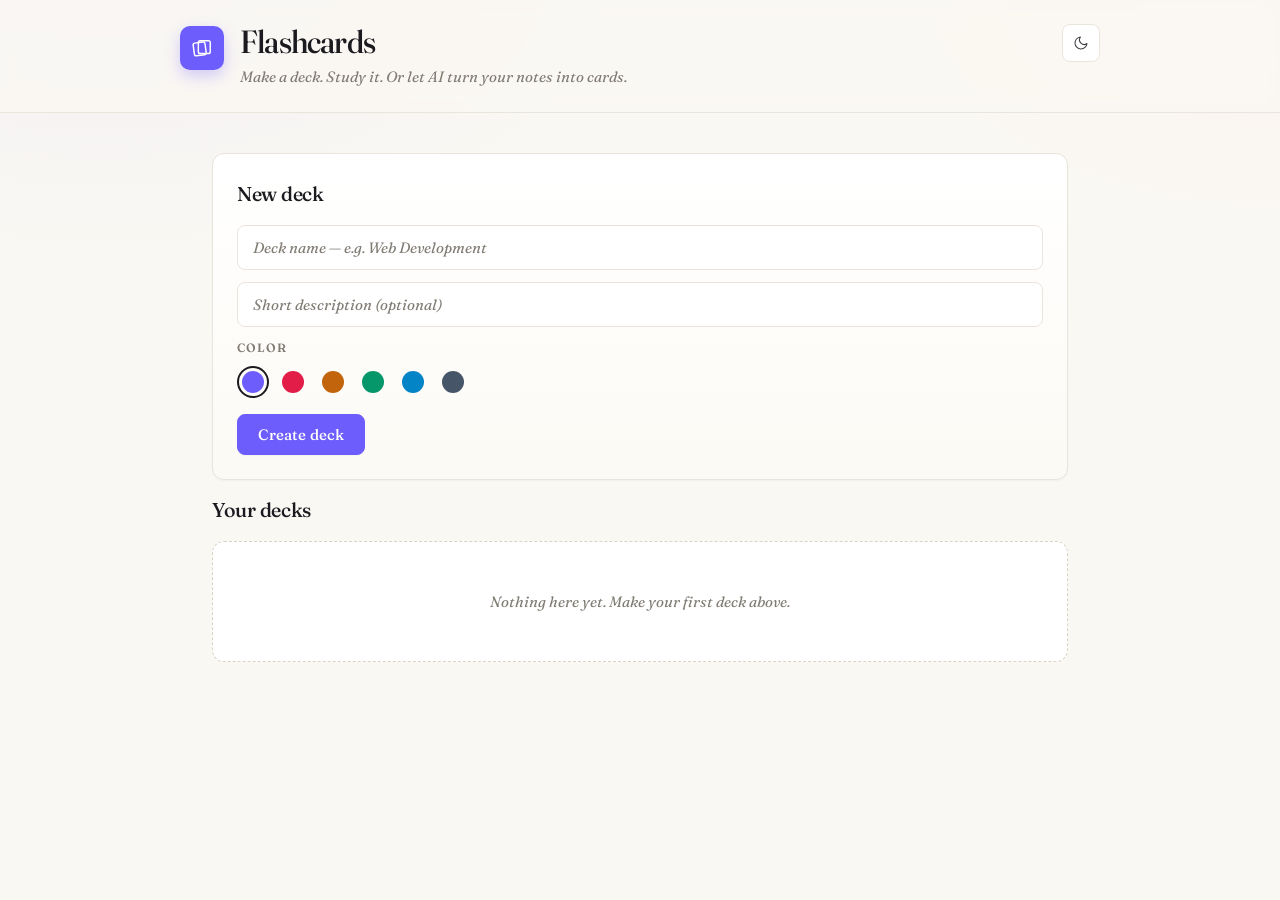
<file: index.html>
<!DOCTYPE html>
<html lang="en">
<head>
  <meta charset="UTF-8">
  <meta name="viewport" content="width=device-width, initial-scale=1.0">
  <title>Flashcards</title>
  <link rel="preconnect" href="https://fonts.googleapis.com">
  <link rel="preconnect" href="https://fonts.gstatic.com" crossorigin>
  <link href="https://fonts.googleapis.com/css2?family=Fraunces:ital,opsz,wght@0,9..144,400;0,9..144,500;0,9..144,600;0,9..144,700;1,9..144,400;1,9..144,500&display=swap" rel="stylesheet">
  <link rel="stylesheet" href="css/styles.css">
</head>
<body>
  <header>
    <div class="header-inner">
      <div class="brand">
        <span class="logo" aria-hidden="true">
          <svg viewBox="0 0 24 24" fill="none" stroke="currentColor" stroke-width="1.6" stroke-linecap="round" stroke-linejoin="round">
            <rect x="3" y="6" width="13" height="14" rx="2" transform="rotate(-8 9.5 13)"/>
            <rect x="8" y="4" width="13" height="14" rx="2"/>
          </svg>
        </span>
        <div>
          <h1>Flashcards</h1>
          <p class="subtitle">Make a deck. Study it. Or let AI turn your notes into cards.</p>
        </div>
      </div>
      <button id="theme-toggle" class="theme-btn" aria-label="Toggle theme"></button>
    </div>
  </header>

  <main>
    <section class="form-section">
      <h2>New deck</h2>
      <form id="new-deck-form">
        <input type="text" id="deck-name" placeholder="Deck name — e.g. Web Development" required maxlength="100">
        <input type="text" id="deck-description" placeholder="Short description (optional)" maxlength="200">

        <div class="picker-row">
          <div class="picker">
            <label>Color</label>
            <div class="color-picker" id="color-picker"></div>
          </div>
        </div>

        <button type="submit" class="btn-primary">Create deck</button>
      </form>
    </section>

    <section>
      <div class="section-head">
        <h2>Your decks</h2>
        <span id="deck-count" class="muted"></span>
      </div>
      <div id="deck-list"></div>
    </section>
  </main>

  <script src="js/storage.js"></script>
  <script src="js/decks.js"></script>
  <script src="js/cards.js"></script>
  <script src="js/ui.js"></script>
  <script src="js/app.js"></script>
</body>
</html>
</file>
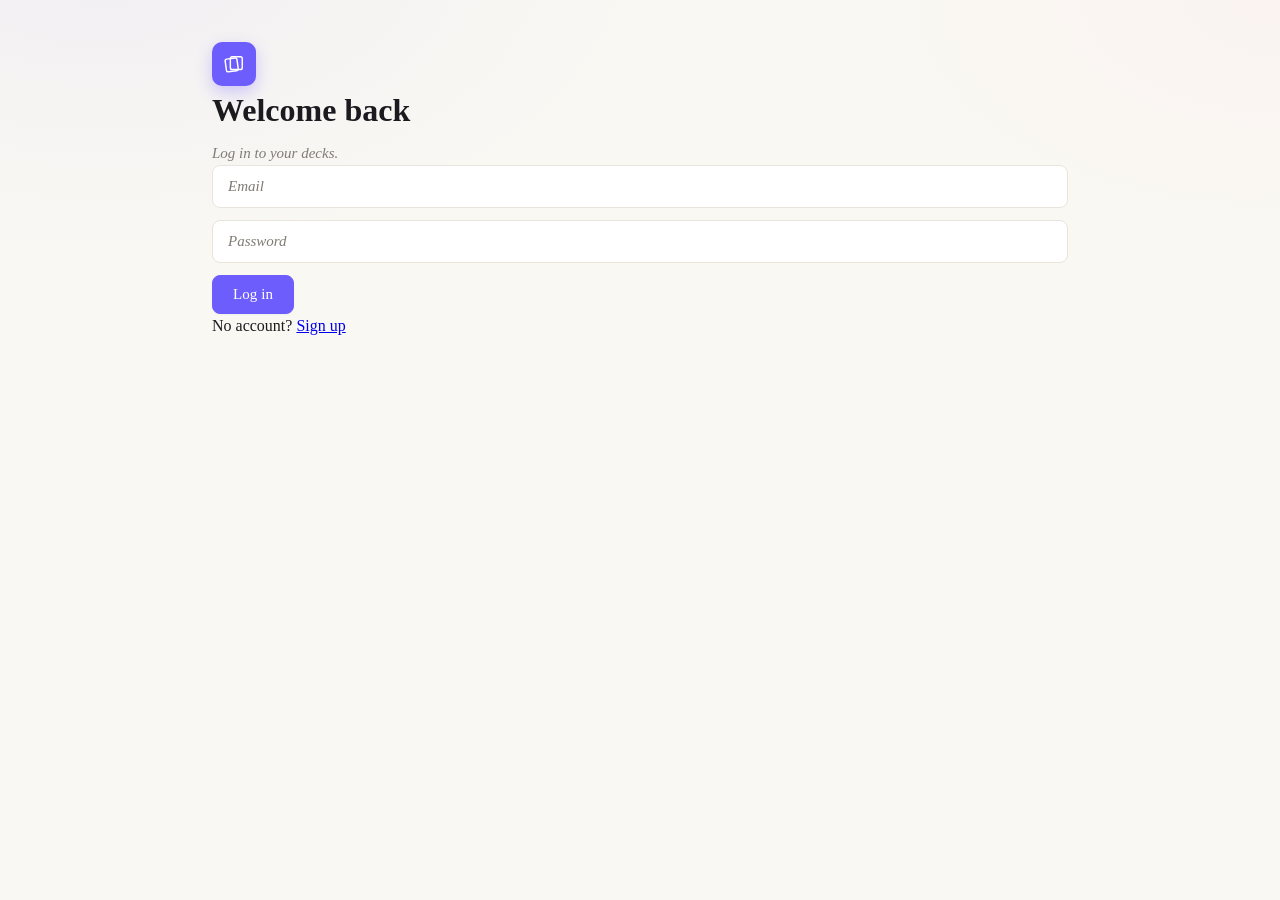
<file: frontend/index.html>
<!DOCTYPE html>
<html lang="en">
<head>
  <meta charset="UTF-8">
  <meta name="viewport" content="width=device-width, initial-scale=1.0">
  <title>Log in – Flashcards</title>
  <link rel="preconnect" href="https://fonts.googleapis.com">
  <link rel="preconnect" href="https://fonts.gstatic.com" crossorigin>
  <link href="https://fonts.googleapis.com/css2?family=Open+Sans:ital,wght@0,400;0,500;0,600;0,700;1,400;1,500&display=swap" rel="stylesheet">
  <link rel="stylesheet" href="css/styles.css">
</head>
<body class="auth-body">
  <main class="auth-shell">
    <div class="auth-card">
      <div class="auth-brand">
        <span class="logo" aria-hidden="true">
          <svg viewBox="0 0 24 24" fill="none" stroke="currentColor" stroke-width="1.6" stroke-linecap="round" stroke-linejoin="round">
            <rect x="3" y="6" width="13" height="14" rx="2" transform="rotate(-8 9.5 13)"/>
            <rect x="8" y="4" width="13" height="14" rx="2"/>
          </svg>
        </span>
        <h1>Welcome back</h1>
        <p class="subtitle">Log in to your decks.</p>
      </div>

      <form id="auth-form" autocomplete="on">
        <input type="email" id="email" placeholder="Email" required autocomplete="email">
        <input type="password" id="password" placeholder="Password" required autocomplete="current-password" minlength="8">
        <button type="submit" class="btn-primary">Log in</button>
        <div id="auth-status" class="auth-status"></div>
      </form>

      <p class="auth-footer">No account? <a href="register.html">Sign up</a></p>
    </div>
  </main>

  <script src="js/api.js"></script>
  <script src="js/ui.js"></script>
  <script>
    document.addEventListener('DOMContentLoaded', () => {
      initTheme();
      if (session.isAuthed()) { window.location.href = 'decks.html'; return; }
      const form = document.getElementById('auth-form');
      const status = document.getElementById('auth-status');
      form.onsubmit = async (e) => {
        e.preventDefault();
        status.textContent = '';
        const email = document.getElementById('email').value.trim();
        const password = document.getElementById('password').value;
        const btn = form.querySelector('button[type="submit"]');
        btn.disabled = true;
        try {
          const res = await authApi.login(email, password);
          session.set(res.token, { id: res.userId, email: res.email });
          window.location.href = 'decks.html';
        } catch (err) {
          status.textContent = err.message;
          btn.disabled = false;
        }
      };
    });
  </script>
</body>
</html>
</file>
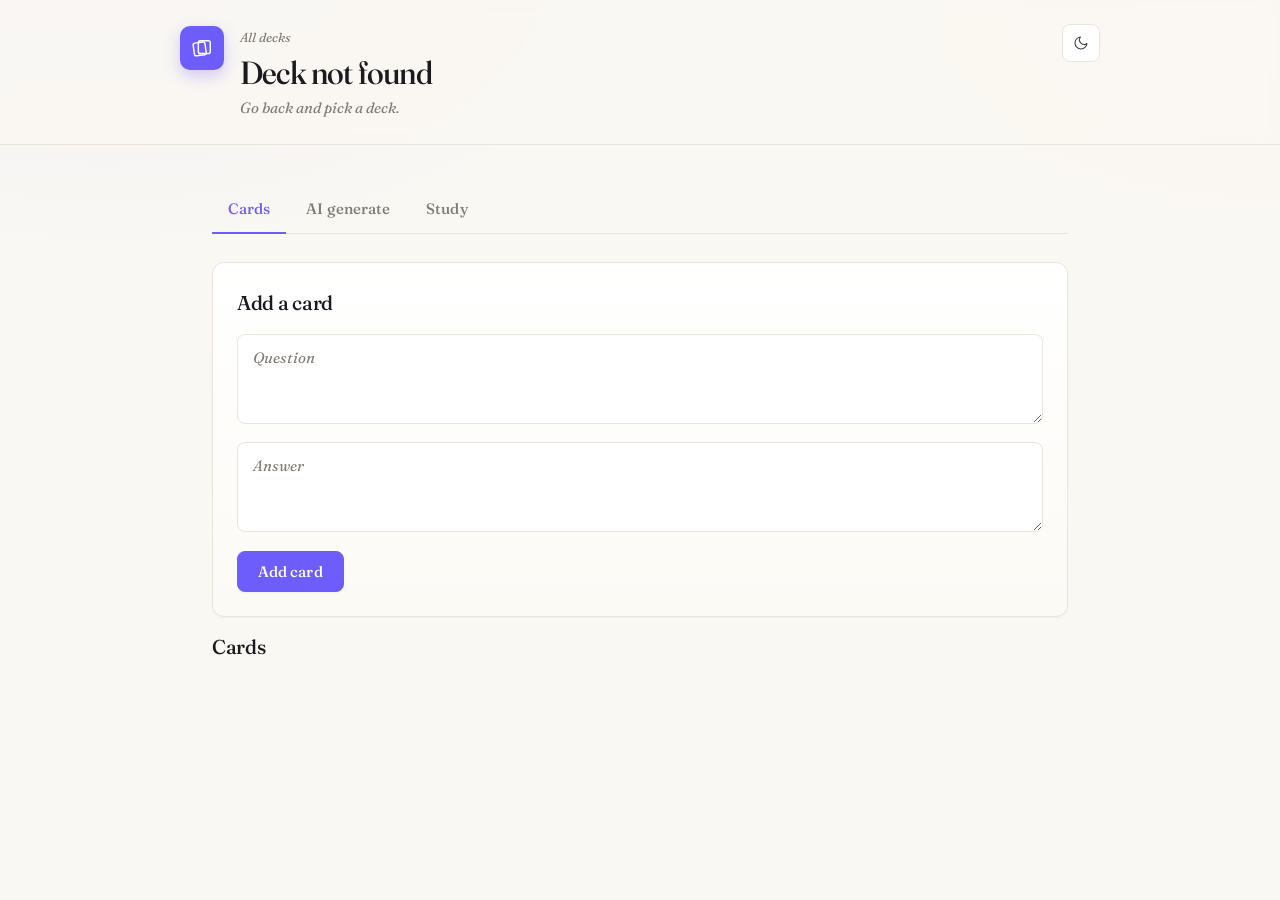
<file: deck.html>
<!DOCTYPE html>
<html lang="en">
<head>
  <meta charset="UTF-8">
  <meta name="viewport" content="width=device-width, initial-scale=1.0">
  <title>Deck</title>
  <link rel="preconnect" href="https://fonts.googleapis.com">
  <link rel="preconnect" href="https://fonts.gstatic.com" crossorigin>
  <link href="https://fonts.googleapis.com/css2?family=Fraunces:ital,opsz,wght@0,9..144,400;0,9..144,500;0,9..144,600;0,9..144,700;1,9..144,400;1,9..144,500&display=swap" rel="stylesheet">
  <link rel="stylesheet" href="css/styles.css">
</head>
<body>
  <header>
    <div class="header-inner">
      <div class="brand">
        <a href="index.html" class="logo-link" aria-label="Back to all decks">
          <span class="logo" aria-hidden="true">
            <svg viewBox="0 0 24 24" fill="none" stroke="currentColor" stroke-width="1.6" stroke-linecap="round" stroke-linejoin="round">
              <rect x="3" y="6" width="13" height="14" rx="2" transform="rotate(-8 9.5 13)"/>
              <rect x="8" y="4" width="13" height="14" rx="2"/>
            </svg>
          </span>
        </a>
        <div>
          <a href="index.html" class="back-link">All decks</a>
          <h1 id="deck-title">Loading…</h1>
          <p id="deck-description" class="subtitle"></p>
        </div>
      </div>
      <button id="theme-toggle" class="theme-btn" aria-label="Toggle theme"></button>
    </div>
  </header>

  <main>
    <nav class="tabs">
      <button class="tab active" data-tab="cards">Cards</button>
      <button class="tab" data-tab="generate">AI generate</button>
      <button class="tab" data-tab="study">Study</button>
    </nav>

    <section id="tab-cards" class="tab-content active">
      <div class="form-section">
        <h2>Add a card</h2>
        <form id="new-card-form">
          <textarea id="card-question" placeholder="Question" required maxlength="500"></textarea>
          <textarea id="card-answer" placeholder="Answer" required maxlength="1000"></textarea>
          <button type="submit" class="btn-primary">Add card</button>
        </form>
      </div>

      <div class="section-head">
        <h2>Cards</h2>
        <span id="card-count" class="muted"></span>
      </div>
      <div id="card-list"></div>
    </section>

    <section id="tab-generate" class="tab-content">
      <div class="form-section">
        <h2>Generate from notes</h2>
        <p class="hint">Paste a chapter, lecture notes, or an article. The AI pulls out the key ideas and writes flashcards.</p>
        <textarea id="ai-notes" placeholder="Paste your notes here…" rows="10" maxlength="20000"></textarea>
        <button id="generate-btn" class="btn-primary">Generate cards</button>
        <div id="generate-status"></div>
      </div>
    </section>

    <section id="tab-study" class="tab-content">
      <div id="study-card"></div>
    </section>
  </main>

  <script src="js/storage.js"></script>
  <script src="js/decks.js"></script>
  <script src="js/cards.js"></script>
  <script src="js/ai.js"></script>
  <script src="js/ui.js"></script>
  <script src="js/study.js"></script>
  <script src="js/app.js"></script>
</body>
</html>
</file>
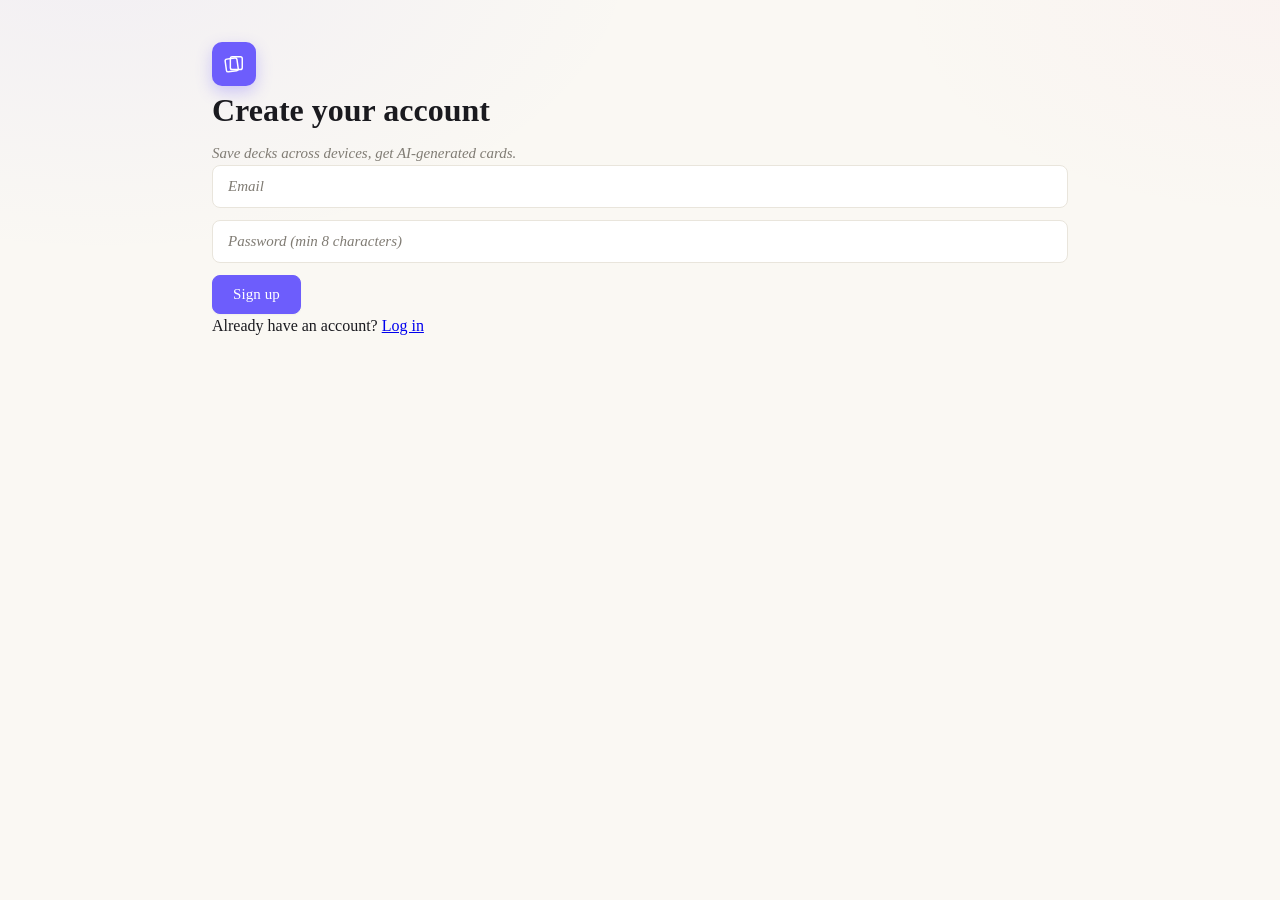
<file: frontend/register.html>
<!DOCTYPE html>
<html lang="en">
<head>
  <meta charset="UTF-8">
  <meta name="viewport" content="width=device-width, initial-scale=1.0">
  <title>Sign up – Flashcards</title>
  <link rel="preconnect" href="https://fonts.googleapis.com">
  <link rel="preconnect" href="https://fonts.gstatic.com" crossorigin>
  <link href="https://fonts.googleapis.com/css2?family=Open+Sans:ital,wght@0,400;0,500;0,600;0,700;1,400;1,500&display=swap" rel="stylesheet">
  <link rel="stylesheet" href="css/styles.css">
</head>
<body class="auth-body">
  <main class="auth-shell">
    <div class="auth-card">
      <div class="auth-brand">
        <span class="logo" aria-hidden="true">
          <svg viewBox="0 0 24 24" fill="none" stroke="currentColor" stroke-width="1.6" stroke-linecap="round" stroke-linejoin="round">
            <rect x="3" y="6" width="13" height="14" rx="2" transform="rotate(-8 9.5 13)"/>
            <rect x="8" y="4" width="13" height="14" rx="2"/>
          </svg>
        </span>
        <h1>Create your account</h1>
        <p class="subtitle">Save decks across devices, get AI-generated cards.</p>
      </div>

      <form id="auth-form" autocomplete="on">
        <input type="email" id="email" placeholder="Email" required autocomplete="email">
        <input type="password" id="password" placeholder="Password (min 8 characters)" required autocomplete="new-password" minlength="8">
        <button type="submit" class="btn-primary">Sign up</button>
        <div id="auth-status" class="auth-status"></div>
      </form>

      <p class="auth-footer">Already have an account? <a href="index.html">Log in</a></p>
    </div>
  </main>

  <script src="js/api.js"></script>
  <script src="js/ui.js"></script>
  <script>
    document.addEventListener('DOMContentLoaded', () => {
      initTheme();
      if (session.isAuthed()) { window.location.href = 'decks.html'; return; }
      const form = document.getElementById('auth-form');
      const status = document.getElementById('auth-status');
      form.onsubmit = async (e) => {
        e.preventDefault();
        status.textContent = '';
        const email = document.getElementById('email').value.trim();
        const password = document.getElementById('password').value;
        const btn = form.querySelector('button[type="submit"]');
        btn.disabled = true;
        try {
          const res = await authApi.register(email, password);
          session.set(res.token, { id: res.userId, email: res.email });
          window.location.href = 'decks.html';
        } catch (err) {
          status.textContent = err.message;
          btn.disabled = false;
        }
      };
    });
  </script>
</body>
</html>
</file>
<file: css/styles.css>
/* -------- Reset -------- */
*, *::before, *::after { box-sizing: border-box; margin: 0; padding: 0; }

/* -------- Tokens: Light (default) -------- */
:root {
  --bg: #faf8f3;
  --bg-tint: radial-gradient(900px 500px at 8% -5%, rgba(109, 93, 252, 0.06) 0%, transparent 60%),
             radial-gradient(700px 400px at 100% 0%, rgba(244, 114, 182, 0.04) 0%, transparent 55%);
  --surface: #ffffff;
  --surface-alt: #fcfaf5;
  --border: #e9e5dc;
  --border-strong: #d9d3c5;
  --text: #1a1a1f;
  --text-soft: #3f3f47;
  --text-muted: #807c74;
  --primary: #6d5dfc;
  --primary-hover: #5b4ce0;
  --primary-soft: rgba(109, 93, 252, 0.1);
  --danger: #dc2626;
  --success: #059669;
  --accent: #f59e0b;
  --shadow-sm: 0 1px 2px rgba(30, 27, 20, 0.04);
  --shadow: 0 2px 6px rgba(30, 27, 20, 0.06), 0 8px 20px rgba(30, 27, 20, 0.04);
  --shadow-lg: 0 4px 12px rgba(30, 27, 20, 0.08), 0 20px 40px rgba(30, 27, 20, 0.08);
  --radius: 12px;
  --radius-sm: 8px;
  --radius-lg: 20px;
  --transition: 0.2s cubic-bezier(0.4, 0, 0.2, 1);

  /* Deck color palette — tuned for light backgrounds */
  --c-violet: #6d5dfc;
  --c-violet-soft: rgba(109, 93, 252, 0.12);
  --c-rose: #e11d48;
  --c-rose-soft: rgba(225, 29, 72, 0.1);
  --c-amber: #c2640b;
  --c-amber-soft: rgba(217, 119, 6, 0.12);
  --c-emerald: #059669;
  --c-emerald-soft: rgba(5, 150, 105, 0.1);
  --c-sky: #0284c7;
  --c-sky-soft: rgba(2, 132, 199, 0.12);
  --c-slate: #475569;
  --c-slate-soft: rgba(71, 85, 105, 0.1);
}

/* -------- Tokens: Dark -------- */
[data-theme="dark"] {
  --bg: #14141a;
  --bg-tint: radial-gradient(900px 500px at 8% -5%, rgba(155, 141, 255, 0.1) 0%, transparent 60%),
             radial-gradient(700px 400px at 100% 0%, rgba(244, 114, 182, 0.05) 0%, transparent 55%);
  --surface: #1d1d26;
  --surface-alt: #22222d;
  --border: #2e2e3a;
  --border-strong: #3f3f4f;
  --text: #f5f3ef;
  --text-soft: #c9c5be;
  --text-muted: #8a867d;
  --primary: #9b8dff;
  --primary-hover: #b0a4ff;
  --primary-soft: rgba(155, 141, 255, 0.15);
  --accent: #fbbf24;
  --shadow-sm: 0 1px 2px rgba(0, 0, 0, 0.3);
  --shadow: 0 2px 6px rgba(0, 0, 0, 0.3), 0 8px 20px rgba(0, 0, 0, 0.35);
  --shadow-lg: 0 4px 12px rgba(0, 0, 0, 0.4), 0 20px 40px rgba(0, 0, 0, 0.5);

  /* Deck color palette — brighter/softer for dark backgrounds */
  --c-violet: #a59bff;
  --c-violet-soft: rgba(165, 155, 255, 0.18);
  --c-rose: #fb7185;
  --c-rose-soft: rgba(251, 113, 133, 0.16);
  --c-amber: #fbbf24;
  --c-amber-soft: rgba(251, 191, 36, 0.16);
  --c-emerald: #34d399;
  --c-emerald-soft: rgba(52, 211, 153, 0.16);
  --c-sky: #38bdf8;
  --c-sky-soft: rgba(56, 189, 248, 0.16);
  --c-slate: #94a3b8;
  --c-slate-soft: rgba(148, 163, 184, 0.16);
}

/* -------- Base -------- */
html, body { height: 100%; }

body {
  font-family: 'Fraunces', Georgia, 'Times New Roman', serif;
  font-feature-settings: 'ss01', 'ss02';
  font-variation-settings: 'opsz' 14;
  background: var(--bg);
  background-image: var(--bg-tint);
  background-attachment: fixed;
  color: var(--text);
  line-height: 1.55;
  min-height: 100vh;
  -webkit-font-smoothing: antialiased;
  -moz-osx-font-smoothing: grayscale;
  font-weight: 400;
  transition: background-color var(--transition), color var(--transition);
}

.muted { color: var(--text-muted); font-size: 0.8125rem; font-weight: 500; }

/* -------- Header -------- */
header {
  border-bottom: 1px solid var(--border);
  padding: 1.5rem 2rem;
  background: rgba(250, 248, 243, 0.8);
  backdrop-filter: saturate(160%) blur(10px);
  -webkit-backdrop-filter: saturate(160%) blur(10px);
  position: sticky;
  top: 0;
  z-index: 20;
}

[data-theme="dark"] header { background: rgba(20, 20, 26, 0.8); }

.header-inner {
  max-width: 920px;
  margin: 0 auto;
  display: flex;
  justify-content: space-between;
  align-items: flex-start;
  gap: 1rem;
}

.brand {
  display: flex;
  align-items: flex-start;
  gap: 1rem;
}

.logo {
  display: inline-flex;
  align-items: center;
  justify-content: center;
  width: 44px;
  height: 44px;
  border-radius: 10px;
  background: var(--primary);
  color: white;
  flex-shrink: 0;
  box-shadow: 0 6px 16px rgba(109, 93, 252, 0.3);
  margin-top: 0.125rem;
}

.logo svg { width: 22px; height: 22px; }

.logo-link {
  display: inline-flex;
  text-decoration: none;
}

.logo-link:hover .logo { transform: translateY(-1px); transition: transform var(--transition); }

header h1 {
  font-family: 'Fraunces', Georgia, serif;
  font-size: 2rem;
  font-weight: 500;
  letter-spacing: -0.025em;
  line-height: 1.1;
  color: var(--text);
  font-variation-settings: 'opsz' 80;
}

/* Small colored dot before deck title — matches the deck's chosen color */
.title-dot {
  display: inline-block;
  width: 12px;
  height: 12px;
  border-radius: 50%;
  margin-right: 0.625rem;
  vertical-align: 0.08em;
}

.title-dot.color-violet { background: var(--c-violet); }
.title-dot.color-rose { background: var(--c-rose); }
.title-dot.color-amber { background: var(--c-amber); }
.title-dot.color-emerald { background: var(--c-emerald); }
.title-dot.color-sky { background: var(--c-sky); }
.title-dot.color-slate { background: var(--c-slate); }

.subtitle {
  color: var(--text-muted);
  font-size: 0.9375rem;
  margin-top: 0.375rem;
  max-width: 50ch;
  font-style: italic;
  font-weight: 400;
}

.back-link {
  color: var(--text-muted);
  text-decoration: none;
  font-size: 0.8125rem;
  display: inline-block;
  margin-bottom: 0.5rem;
  font-style: italic;
  transition: color var(--transition);
}

.back-link:hover { color: var(--text); }

.theme-btn {
  width: 38px;
  height: 38px;
  padding: 0;
  border: 1px solid var(--border);
  background: var(--surface);
  border-radius: var(--radius-sm);
  display: inline-flex;
  align-items: center;
  justify-content: center;
  color: var(--text-soft);
  cursor: pointer;
  transition: background var(--transition), border-color var(--transition), color var(--transition);
  flex-shrink: 0;
}

.theme-btn svg { width: 16px; height: 16px; }

.theme-btn:hover {
  background: var(--surface-alt);
  border-color: var(--border-strong);
  color: var(--text);
}

/* -------- Layout -------- */
main {
  max-width: 920px;
  margin: 0 auto;
  padding: 2.5rem 2rem 5rem;
}

section { margin-bottom: 2.5rem; }

h2 {
  font-family: 'Fraunces', Georgia, serif;
  font-size: 1.25rem;
  font-weight: 500;
  margin-bottom: 1rem;
  letter-spacing: -0.015em;
  color: var(--text);
  font-variation-settings: 'opsz' 40;
}

.section-head {
  display: flex;
  align-items: baseline;
  justify-content: space-between;
  margin-bottom: 1rem;
}

.section-head h2 { margin-bottom: 0; }

.hint {
  color: var(--text-muted);
  font-size: 0.9375rem;
  margin-bottom: 1rem;
  line-height: 1.55;
  font-style: italic;
}

/* -------- Surfaces -------- */
.form-section, .deck-card, .card-item {
  background: var(--surface);
  border: 1px solid var(--border);
  border-radius: var(--radius);
  padding: 1.5rem;
  margin-bottom: 0.875rem;
  transition: transform var(--transition), box-shadow var(--transition), border-color var(--transition);
}

.form-section {
  background: linear-gradient(180deg, var(--surface) 0%, var(--surface-alt) 100%);
  box-shadow: var(--shadow-sm);
}

/* -------- Forms -------- */
input, textarea {
  width: 100%;
  padding: 0.75rem 0.9375rem;
  border: 1px solid var(--border);
  border-radius: var(--radius-sm);
  font-size: 0.9375rem;
  font-family: inherit;
  margin-bottom: 0.75rem;
  background: var(--surface);
  color: var(--text);
  transition: border-color var(--transition), box-shadow var(--transition);
}

input::placeholder, textarea::placeholder {
  color: var(--text-muted);
  font-style: italic;
}

input:hover, textarea:hover { border-color: var(--border-strong); }

input:focus, textarea:focus {
  outline: none;
  border-color: var(--primary);
  box-shadow: 0 0 0 3px var(--primary-soft);
}

textarea { resize: vertical; min-height: 90px; line-height: 1.5; }

/* -------- Color picker -------- */
.picker-row {
  margin-bottom: 1rem;
}

.picker label {
  display: block;
  font-size: 0.75rem;
  text-transform: uppercase;
  letter-spacing: 0.08em;
  color: var(--text-muted);
  font-weight: 600;
  margin-bottom: 0.5rem;
}

.color-picker {
  display: flex;
  flex-wrap: wrap;
  gap: 0.5rem;
}

.color-option {
  width: 32px;
  height: 32px;
  border: 2px solid transparent;
  border-radius: 50%;
  cursor: pointer;
  padding: 0;
  position: relative;
  background: transparent;
  transition: transform var(--transition), border-color var(--transition);
}

.color-option::after {
  content: "";
  position: absolute;
  inset: 3px;
  border-radius: 50%;
  transition: background var(--transition);
}

.color-option.color-violet::after { background: var(--c-violet); }
.color-option.color-rose::after { background: var(--c-rose); }
.color-option.color-amber::after { background: var(--c-amber); }
.color-option.color-emerald::after { background: var(--c-emerald); }
.color-option.color-sky::after { background: var(--c-sky); }
.color-option.color-slate::after { background: var(--c-slate); }

.color-option:hover { transform: scale(1.08); }

.color-option.selected {
  border-color: var(--text);
}

/* -------- Buttons -------- */
button {
  font-family: inherit;
  font-weight: 500;
  cursor: pointer;
  transition: transform var(--transition), background var(--transition), border-color var(--transition), color var(--transition), box-shadow var(--transition);
}

button:disabled { opacity: 0.5; cursor: not-allowed; }

.btn-primary {
  display: inline-flex;
  align-items: center;
  gap: 0.5rem;
  padding: 0.625rem 1.25rem;
  background: var(--primary);
  color: white;
  border: 1px solid var(--primary);
  border-radius: var(--radius-sm);
  font-size: 0.9375rem;
  font-weight: 500;
  box-shadow: var(--shadow-sm);
  letter-spacing: 0.005em;
}

.btn-primary:hover:not(:disabled) {
  background: var(--primary-hover);
  border-color: var(--primary-hover);
  transform: translateY(-1px);
  box-shadow: 0 4px 14px var(--primary-soft);
}

.btn-primary:active:not(:disabled) { transform: translateY(0); }

.btn-outline {
  display: inline-flex;
  align-items: center;
  gap: 0.5rem;
  padding: 0.625rem 1.25rem;
  background: transparent;
  color: var(--primary);
  border: 1px solid var(--primary);
  border-radius: var(--radius-sm);
  font-size: 0.9375rem;
  font-weight: 500;
}

.btn-outline:hover { background: var(--primary-soft); }

.btn-ghost {
  display: inline-flex;
  align-items: center;
  gap: 0.5rem;
  padding: 0.625rem 1.125rem;
  background: transparent;
  color: var(--text-soft);
  border: 1px solid var(--border);
  border-radius: var(--radius-sm);
  font-size: 0.9375rem;
}

.btn-ghost:hover { background: var(--surface-alt); border-color: var(--border-strong); color: var(--text); }

/* Small text-only action buttons (Edit, Delete, Rename) */
.text-btn {
  background: transparent;
  border: none;
  color: var(--text-muted);
  font-size: 0.8125rem;
  font-weight: 500;
  padding: 0.375rem 0.625rem;
  border-radius: 6px;
  font-style: italic;
  letter-spacing: 0.005em;
}

.text-btn:hover { color: var(--text); background: var(--surface-alt); }
.text-btn-danger:hover { color: var(--danger); background: rgba(220, 38, 38, 0.08); }

/* -------- Deck cards -------- */
.deck-card {
  display: flex;
  align-items: stretch;
  gap: 0;
  padding: 0;
  overflow: hidden;
  box-shadow: var(--shadow-sm);
}

.deck-card:hover {
  transform: translateY(-2px);
  box-shadow: var(--shadow);
  border-color: var(--border-strong);
}

.deck-link {
  display: flex;
  gap: 1rem;
  padding: 1.25rem 1.5rem;
  text-decoration: none;
  color: inherit;
  flex: 1;
  align-items: flex-start;
}

.deck-chip {
  width: 44px;
  height: 44px;
  border-radius: var(--radius-sm);
  background: var(--deck-soft, var(--primary-soft));
  border: 1px solid var(--deck-accent, var(--primary));
  flex-shrink: 0;
  position: relative;
  overflow: hidden;
}

.deck-chip::after {
  content: "";
  position: absolute;
  inset: 0;
  background: linear-gradient(135deg, var(--deck-accent) 0%, transparent 100%);
  opacity: 0.35;
}

/* Apply the color tokens to each deck variant */
.deck-card.color-violet { --deck-accent: var(--c-violet); --deck-soft: var(--c-violet-soft); }
.deck-card.color-rose { --deck-accent: var(--c-rose); --deck-soft: var(--c-rose-soft); }
.deck-card.color-amber { --deck-accent: var(--c-amber); --deck-soft: var(--c-amber-soft); }
.deck-card.color-emerald { --deck-accent: var(--c-emerald); --deck-soft: var(--c-emerald-soft); }
.deck-card.color-sky { --deck-accent: var(--c-sky); --deck-soft: var(--c-sky-soft); }
.deck-card.color-slate { --deck-accent: var(--c-slate); --deck-soft: var(--c-slate-soft); }

.deck-card:hover h3 { color: var(--deck-accent); }

.deck-body { flex: 1; min-width: 0; }

.deck-body h3 {
  font-family: 'Fraunces', Georgia, serif;
  font-size: 1.125rem;
  font-weight: 500;
  letter-spacing: -0.015em;
  margin-bottom: 0.25rem;
  color: var(--text);
  font-variation-settings: 'opsz' 40;
}

.deck-body p {
  color: var(--text-muted);
  font-size: 0.9375rem;
  margin-bottom: 0.625rem;
  line-height: 1.5;
  font-style: italic;
}

.deck-count {
  font-size: 0.75rem;
  color: var(--text-muted);
  font-weight: 500;
  letter-spacing: 0.02em;
}

.deck-actions {
  display: flex;
  gap: 0.25rem;
  align-items: center;
  padding: 0 1rem;
}

.deck-card:not(:hover) .deck-actions { opacity: 0.55; }

/* -------- Empty state -------- */
.empty {
  color: var(--text-muted);
  text-align: center;
  padding: 3rem 1rem;
  background: var(--surface);
  border: 1px dashed var(--border-strong);
  border-radius: var(--radius);
}

.empty p { font-size: 0.9375rem; max-width: 30ch; margin: 0 auto; font-style: italic; }

/* -------- Tabs -------- */
.tabs {
  display: flex;
  gap: 0.25rem;
  margin-bottom: 1.75rem;
  border-bottom: 1px solid var(--border);
}

.tab {
  background: transparent;
  color: var(--text-muted);
  border: none;
  border-radius: 0;
  border-bottom: 2px solid transparent;
  padding: 0.875rem 1rem;
  font-weight: 500;
  font-size: 0.9375rem;
  margin-bottom: -1px;
  font-family: inherit;
  letter-spacing: 0.005em;
}

.tab:hover { color: var(--text); }

.tab.active {
  color: var(--primary);
  border-bottom-color: var(--primary);
}

.tab-content { display: none; animation: fade-in 0.2s ease-out; }
.tab-content.active { display: block; }

@keyframes fade-in {
  from { opacity: 0; transform: translateY(3px); }
  to { opacity: 1; transform: translateY(0); }
}

/* -------- Card list -------- */
.card-item {
  display: flex;
  gap: 0.75rem;
  align-items: flex-start;
  padding: 1.25rem;
  box-shadow: var(--shadow-sm);
}

.card-item:hover { box-shadow: var(--shadow); border-color: var(--border-strong); }

.card-body { flex: 1; min-width: 0; }

.card-q, .card-a {
  font-size: 0.9375rem;
  display: flex;
  gap: 0.625rem;
  align-items: flex-start;
  line-height: 1.55;
}

.card-q { margin-bottom: 0.5rem; color: var(--text); }
.card-a { color: var(--text-soft); }

.card-q .label, .card-a .label {
  flex-shrink: 0;
  width: 22px;
  height: 22px;
  border-radius: 4px;
  background: var(--primary-soft);
  color: var(--primary);
  font-size: 0.75rem;
  font-weight: 600;
  display: flex;
  align-items: center;
  justify-content: center;
  margin-top: 0.0625rem;
  font-family: inherit;
}

.card-a .label { background: var(--surface-alt); color: var(--text-muted); }

.card-actions {
  display: flex;
  gap: 0.25rem;
  flex-shrink: 0;
}

.card-item:not(:hover) .card-actions { opacity: 0.55; }

/* Inline edit */
.card-item.editing { border-color: var(--primary); box-shadow: 0 0 0 3px var(--primary-soft); }
.edit-q, .edit-a { margin-bottom: 0.625rem; }
.edit-actions { display: flex; gap: 0.5rem; margin-top: 0.5rem; }

/* -------- AI generate status -------- */
#generate-status {
  margin-top: 0.875rem;
  font-size: 0.9375rem;
  color: var(--text-soft);
  display: flex;
  align-items: center;
  gap: 0.625rem;
  min-height: 1.5rem;
  font-style: italic;
}

#generate-status:empty { display: none; }

.spinner {
  width: 14px;
  height: 14px;
  border: 2px solid var(--border);
  border-top-color: var(--primary);
  border-radius: 50%;
  animation: spin 0.8s linear infinite;
  flex-shrink: 0;
}

@keyframes spin { to { transform: rotate(360deg); } }

/* -------- Study mode (flip card) -------- */
.study-progress-bar {
  height: 3px;
  background: var(--border);
  border-radius: 999px;
  overflow: hidden;
  margin-bottom: 1rem;
}

.study-progress-fill {
  height: 100%;
  background: var(--primary);
  transition: width 0.4s cubic-bezier(0.4, 0, 0.2, 1);
  border-radius: 999px;
}

.study-meta {
  display: flex;
  justify-content: space-between;
  font-size: 0.8125rem;
  color: var(--text-muted);
  margin-bottom: 1.25rem;
}

.study-hint { font-style: italic; }

.flip-card {
  perspective: 1400px;
  margin: 0 auto 1.5rem;
  max-width: 640px;
  cursor: pointer;
}

.flip-inner {
  display: grid;
  width: 100%;
  min-height: 280px;
  transform-style: preserve-3d;
  transition: transform 0.55s cubic-bezier(0.4, 0, 0.2, 1);
}

.flip-card[data-flipped="true"] .flip-inner { transform: rotateY(180deg); }

.flip-face {
  grid-column: 1;
  grid-row: 1;
  backface-visibility: hidden;
  -webkit-backface-visibility: hidden;
  background: var(--surface);
  border: 1px solid var(--border);
  border-radius: var(--radius-lg);
  padding: 2.75rem 2rem;
  display: flex;
  flex-direction: column;
  justify-content: center;
  align-items: center;
  text-align: center;
  box-shadow: var(--shadow);
}

.flip-front {
  background: linear-gradient(180deg, var(--surface) 0%, var(--surface-alt) 100%);
}

.flip-back {
  transform: rotateY(180deg);
  background: linear-gradient(180deg, var(--surface) 0%, var(--primary-soft) 100%);
  border-color: var(--primary-soft);
}

.flip-label {
  font-size: 0.6875rem;
  text-transform: uppercase;
  letter-spacing: 0.14em;
  color: var(--text-muted);
  font-weight: 600;
  margin-bottom: 1.25rem;
  font-style: normal;
}

.flip-back .flip-label { color: var(--primary); }

.flip-text {
  font-family: 'Fraunces', Georgia, serif;
  font-size: 1.625rem;
  font-weight: 400;
  line-height: 1.4;
  color: var(--text);
  letter-spacing: -0.01em;
  max-width: 500px;
  font-variation-settings: 'opsz' 80;
}

.study-actions {
  display: flex;
  gap: 0.625rem;
  justify-content: center;
  flex-wrap: wrap;
}

.study-empty {
  text-align: center;
  padding: 4rem 1rem;
  color: var(--text-muted);
  font-style: italic;
}

/* -------- Toasts -------- */
#toast-container {
  position: fixed;
  bottom: 1.25rem;
  right: 1.25rem;
  z-index: 100;
  display: flex;
  flex-direction: column;
  gap: 0.5rem;
  pointer-events: none;
}

.toast {
  display: flex;
  align-items: center;
  gap: 0.625rem;
  background: var(--surface);
  border: 1px solid var(--border);
  border-left: 3px solid var(--primary);
  border-radius: var(--radius-sm);
  padding: 0.75rem 0.75rem 0.75rem 1rem;
  box-shadow: var(--shadow-lg);
  min-width: 260px;
  max-width: 380px;
  font-size: 0.9375rem;
  color: var(--text);
  opacity: 0;
  transform: translateX(20px);
  transition: opacity var(--transition), transform var(--transition);
  pointer-events: auto;
}

.toast.show { opacity: 1; transform: translateX(0); }
.toast.hide { opacity: 0; transform: translateX(20px); }

.toast-msg { flex: 1; }

.toast-success { border-left-color: var(--success); }
.toast-error { border-left-color: var(--danger); }
.toast-warning { border-left-color: var(--accent); }
.toast-info { border-left-color: var(--primary); }

.toast-action {
  background: transparent;
  border: none;
  color: var(--primary);
  font-weight: 600;
  font-size: 0.8125rem;
  padding: 0.25rem 0.5rem;
  border-radius: 6px;
  font-family: inherit;
}

.toast-action:hover { background: var(--primary-soft); }

.toast-close {
  background: transparent;
  border: none;
  color: var(--text-muted);
  padding: 0.125rem 0.375rem;
  border-radius: 4px;
  font-size: 1.125rem;
  line-height: 1;
  font-family: inherit;
}

.toast-close:hover { color: var(--text); background: var(--surface-alt); }

/* -------- Responsive -------- */
@media (max-width: 640px) {
  header { padding: 1.25rem; }
  header h1 { font-size: 1.625rem; }
  .logo { width: 38px; height: 38px; }
  .logo svg { width: 18px; height: 18px; }
  main { padding: 1.5rem 1.25rem 3rem; }
  .form-section, .card-item { padding: 1.125rem; }
  .deck-link { padding: 1rem 1.125rem; }
  .flip-text { font-size: 1.375rem; }
  .flip-face { padding: 2rem 1.25rem; }
  .tab { padding: 0.75rem 0.625rem; font-size: 0.875rem; }
  #toast-container { left: 1rem; right: 1rem; bottom: 1rem; }
  .toast { max-width: none; }
}
</file>
<file: frontend/css/styles.css>
/* -------- Reset -------- */
*, *::before, *::after { box-sizing: border-box; margin: 0; padding: 0; }

/* -------- Tokens: Light (default) -------- */
:root {
  --bg: #faf8f3;
  --bg-tint: radial-gradient(900px 500px at 8% -5%, rgba(109, 93, 252, 0.06) 0%, transparent 60%),
             radial-gradient(700px 400px at 100% 0%, rgba(244, 114, 182, 0.04) 0%, transparent 55%);
  --surface: #ffffff;
  --surface-alt: #fcfaf5;
  --border: #e9e5dc;
  --border-strong: #d9d3c5;
  --text: #1a1a1f;
  --text-soft: #3f3f47;
  --text-muted: #807c74;
  --primary: #6d5dfc;
  --primary-hover: #5b4ce0;
  --primary-soft: rgba(109, 93, 252, 0.1);
  --danger: #dc2626;
  --success: #059669;
  --accent: #f59e0b;
  --shadow-sm: 0 1px 2px rgba(30, 27, 20, 0.04);
  --shadow: 0 2px 6px rgba(30, 27, 20, 0.06), 0 8px 20px rgba(30, 27, 20, 0.04);
  --shadow-lg: 0 4px 12px rgba(30, 27, 20, 0.08), 0 20px 40px rgba(30, 27, 20, 0.08);
  --radius: 12px;
  --radius-sm: 8px;
  --radius-lg: 20px;
  --transition: 0.2s cubic-bezier(0.4, 0, 0.2, 1);

  /* Deck color palette — tuned for light backgrounds */
  --c-violet: #6d5dfc;
  --c-violet-soft: rgba(109, 93, 252, 0.12);
  --c-rose: #e11d48;
  --c-rose-soft: rgba(225, 29, 72, 0.1);
  --c-amber: #c2640b;
  --c-amber-soft: rgba(217, 119, 6, 0.12);
  --c-emerald: #059669;
  --c-emerald-soft: rgba(5, 150, 105, 0.1);
  --c-sky: #0284c7;
  --c-sky-soft: rgba(2, 132, 199, 0.12);
  --c-slate: #475569;
  --c-slate-soft: rgba(71, 85, 105, 0.1);
}

/* -------- Tokens: Dark -------- */
[data-theme="dark"] {
  --bg: #14141a;
  --bg-tint: radial-gradient(900px 500px at 8% -5%, rgba(155, 141, 255, 0.1) 0%, transparent 60%),
             radial-gradient(700px 400px at 100% 0%, rgba(244, 114, 182, 0.05) 0%, transparent 55%);
  --surface: #1d1d26;
  --surface-alt: #22222d;
  --border: #2e2e3a;
  --border-strong: #3f3f4f;
  --text: #f5f3ef;
  --text-soft: #c9c5be;
  --text-muted: #8a867d;
  --primary: #9b8dff;
  --primary-hover: #b0a4ff;
  --primary-soft: rgba(155, 141, 255, 0.15);
  --accent: #fbbf24;
  --shadow-sm: 0 1px 2px rgba(0, 0, 0, 0.3);
  --shadow: 0 2px 6px rgba(0, 0, 0, 0.3), 0 8px 20px rgba(0, 0, 0, 0.35);
  --shadow-lg: 0 4px 12px rgba(0, 0, 0, 0.4), 0 20px 40px rgba(0, 0, 0, 0.5);

  /* Deck color palette — brighter/softer for dark backgrounds */
  --c-violet: #a59bff;
  --c-violet-soft: rgba(165, 155, 255, 0.18);
  --c-rose: #fb7185;
  --c-rose-soft: rgba(251, 113, 133, 0.16);
  --c-amber: #fbbf24;
  --c-amber-soft: rgba(251, 191, 36, 0.16);
  --c-emerald: #34d399;
  --c-emerald-soft: rgba(52, 211, 153, 0.16);
  --c-sky: #38bdf8;
  --c-sky-soft: rgba(56, 189, 248, 0.16);
  --c-slate: #94a3b8;
  --c-slate-soft: rgba(148, 163, 184, 0.16);
}

/* -------- Base -------- */
html, body { height: 100%; }

body {
  font-family: 'Fraunces', Georgia, 'Times New Roman', serif;
  font-feature-settings: 'ss01', 'ss02';
  font-variation-settings: 'opsz' 14;
  background: var(--bg);
  background-image: var(--bg-tint);
  background-attachment: fixed;
  color: var(--text);
  line-height: 1.55;
  min-height: 100vh;
  -webkit-font-smoothing: antialiased;
  -moz-osx-font-smoothing: grayscale;
  font-weight: 400;
  transition: background-color var(--transition), color var(--transition);
}

.muted { color: var(--text-muted); font-size: 0.8125rem; font-weight: 500; }

/* -------- Header -------- */
header {
  border-bottom: 1px solid var(--border);
  padding: 1.5rem 2rem;
  background: rgba(250, 248, 243, 0.8);
  backdrop-filter: saturate(160%) blur(10px);
  -webkit-backdrop-filter: saturate(160%) blur(10px);
  position: sticky;
  top: 0;
  z-index: 20;
}

[data-theme="dark"] header { background: rgba(20, 20, 26, 0.8); }

.header-inner {
  max-width: 920px;
  margin: 0 auto;
  display: flex;
  justify-content: space-between;
  align-items: flex-start;
  gap: 1rem;
}

.brand {
  display: flex;
  align-items: flex-start;
  gap: 1rem;
}

.logo {
  display: inline-flex;
  align-items: center;
  justify-content: center;
  width: 44px;
  height: 44px;
  border-radius: 10px;
  background: var(--primary);
  color: white;
  flex-shrink: 0;
  box-shadow: 0 6px 16px rgba(109, 93, 252, 0.3);
  margin-top: 0.125rem;
}

.logo svg { width: 22px; height: 22px; }

.logo-link {
  display: inline-flex;
  text-decoration: none;
}

.logo-link:hover .logo { transform: translateY(-1px); transition: transform var(--transition); }

header h1 {
  font-family: 'Fraunces', Georgia, serif;
  font-size: 2rem;
  font-weight: 500;
  letter-spacing: -0.025em;
  line-height: 1.1;
  color: var(--text);
  font-variation-settings: 'opsz' 80;
}

/* Small colored dot before deck title — matches the deck's chosen color */
.title-dot {
  display: inline-block;
  width: 12px;
  height: 12px;
  border-radius: 50%;
  margin-right: 0.625rem;
  vertical-align: 0.08em;
}

.title-dot.color-violet { background: var(--c-violet); }
.title-dot.color-rose { background: var(--c-rose); }
.title-dot.color-amber { background: var(--c-amber); }
.title-dot.color-emerald { background: var(--c-emerald); }
.title-dot.color-sky { background: var(--c-sky); }
.title-dot.color-slate { background: var(--c-slate); }

.subtitle {
  color: var(--text-muted);
  font-size: 0.9375rem;
  margin-top: 0.375rem;
  max-width: 50ch;
  font-style: italic;
  font-weight: 400;
}

.back-link {
  color: var(--text-muted);
  text-decoration: none;
  font-size: 0.8125rem;
  display: inline-block;
  margin-bottom: 0.5rem;
  font-style: italic;
  transition: color var(--transition);
}

.back-link:hover { color: var(--text); }

.theme-btn {
  width: 38px;
  height: 38px;
  padding: 0;
  border: 1px solid var(--border);
  background: var(--surface);
  border-radius: var(--radius-sm);
  display: inline-flex;
  align-items: center;
  justify-content: center;
  color: var(--text-soft);
  cursor: pointer;
  transition: background var(--transition), border-color var(--transition), color var(--transition);
  flex-shrink: 0;
}

.theme-btn svg { width: 16px; height: 16px; }

.theme-btn:hover {
  background: var(--surface-alt);
  border-color: var(--border-strong);
  color: var(--text);
}

/* -------- Layout -------- */
main {
  max-width: 920px;
  margin: 0 auto;
  padding: 2.5rem 2rem 5rem;
}

section { margin-bottom: 2.5rem; }

h2 {
  font-family: 'Fraunces', Georgia, serif;
  font-size: 1.25rem;
  font-weight: 500;
  margin-bottom: 1rem;
  letter-spacing: -0.015em;
  color: var(--text);
  font-variation-settings: 'opsz' 40;
}

.section-head {
  display: flex;
  align-items: baseline;
  justify-content: space-between;
  margin-bottom: 1rem;
}

.section-head h2 { margin-bottom: 0; }

.hint {
  color: var(--text-muted);
  font-size: 0.9375rem;
  margin-bottom: 1rem;
  line-height: 1.55;
  font-style: italic;
}

/* -------- Surfaces -------- */
.form-section, .deck-card, .card-item {
  background: var(--surface);
  border: 1px solid var(--border);
  border-radius: var(--radius);
  padding: 1.5rem;
  margin-bottom: 0.875rem;
  transition: transform var(--transition), box-shadow var(--transition), border-color var(--transition);
}

.form-section {
  background: linear-gradient(180deg, var(--surface) 0%, var(--surface-alt) 100%);
  box-shadow: var(--shadow-sm);
}

/* -------- Forms -------- */
input, textarea {
  width: 100%;
  padding: 0.75rem 0.9375rem;
  border: 1px solid var(--border);
  border-radius: var(--radius-sm);
  font-size: 0.9375rem;
  font-family: inherit;
  margin-bottom: 0.75rem;
  background: var(--surface);
  color: var(--text);
  transition: border-color var(--transition), box-shadow var(--transition);
}

input::placeholder, textarea::placeholder {
  color: var(--text-muted);
  font-style: italic;
}

input:hover, textarea:hover { border-color: var(--border-strong); }

input:focus, textarea:focus {
  outline: none;
  border-color: var(--primary);
  box-shadow: 0 0 0 3px var(--primary-soft);
}

textarea { resize: vertical; min-height: 90px; line-height: 1.5; }

/* -------- Color picker -------- */
.picker-row {
  margin-bottom: 1rem;
}

.picker label {
  display: block;
  font-size: 0.75rem;
  text-transform: uppercase;
  letter-spacing: 0.08em;
  color: var(--text-muted);
  font-weight: 600;
  margin-bottom: 0.5rem;
}

.color-picker {
  display: flex;
  flex-wrap: wrap;
  gap: 0.5rem;
}

.color-option {
  width: 32px;
  height: 32px;
  border: 2px solid transparent;
  border-radius: 50%;
  cursor: pointer;
  padding: 0;
  position: relative;
  background: transparent;
  transition: transform var(--transition), border-color var(--transition);
}

.color-option::after {
  content: "";
  position: absolute;
  inset: 3px;
  border-radius: 50%;
  transition: background var(--transition);
}

.color-option.color-violet::after { background: var(--c-violet); }
.color-option.color-rose::after { background: var(--c-rose); }
.color-option.color-amber::after { background: var(--c-amber); }
.color-option.color-emerald::after { background: var(--c-emerald); }
.color-option.color-sky::after { background: var(--c-sky); }
.color-option.color-slate::after { background: var(--c-slate); }

.color-option:hover { transform: scale(1.08); }

.color-option.selected {
  border-color: var(--text);
}

/* -------- Buttons -------- */
button {
  font-family: inherit;
  font-weight: 500;
  cursor: pointer;
  transition: transform var(--transition), background var(--transition), border-color var(--transition), color var(--transition), box-shadow var(--transition);
}

button:disabled { opacity: 0.5; cursor: not-allowed; }

.btn-primary {
  display: inline-flex;
  align-items: center;
  gap: 0.5rem;
  padding: 0.625rem 1.25rem;
  background: var(--primary);
  color: white;
  border: 1px solid var(--primary);
  border-radius: var(--radius-sm);
  font-size: 0.9375rem;
  font-weight: 500;
  box-shadow: var(--shadow-sm);
  letter-spacing: 0.005em;
}

.btn-primary:hover:not(:disabled) {
  background: var(--primary-hover);
  border-color: var(--primary-hover);
  transform: translateY(-1px);
  box-shadow: 0 4px 14px var(--primary-soft);
}

.btn-primary:active:not(:disabled) { transform: translateY(0); }

.btn-outline {
  display: inline-flex;
  align-items: center;
  gap: 0.5rem;
  padding: 0.625rem 1.25rem;
  background: transparent;
  color: var(--primary);
  border: 1px solid var(--primary);
  border-radius: var(--radius-sm);
  font-size: 0.9375rem;
  font-weight: 500;
}

.btn-outline:hover { background: var(--primary-soft); }

.btn-ghost {
  display: inline-flex;
  align-items: center;
  gap: 0.5rem;
  padding: 0.625rem 1.125rem;
  background: transparent;
  color: var(--text-soft);
  border: 1px solid var(--border);
  border-radius: var(--radius-sm);
  font-size: 0.9375rem;
}

.btn-ghost:hover { background: var(--surface-alt); border-color: var(--border-strong); color: var(--text); }

/* Small text-only action buttons (Edit, Delete, Rename) */
.text-btn {
  background: transparent;
  border: none;
  color: var(--text-muted);
  font-size: 0.8125rem;
  font-weight: 500;
  padding: 0.375rem 0.625rem;
  border-radius: 6px;
  font-style: italic;
  letter-spacing: 0.005em;
}

.text-btn:hover { color: var(--text); background: var(--surface-alt); }
.text-btn-danger:hover { color: var(--danger); background: rgba(220, 38, 38, 0.08); }

/* -------- Deck cards -------- */
.deck-card {
  display: flex;
  align-items: stretch;
  gap: 0;
  padding: 0;
  overflow: hidden;
  box-shadow: var(--shadow-sm);
}

.deck-card:hover {
  transform: translateY(-2px);
  box-shadow: var(--shadow);
  border-color: var(--border-strong);
}

.deck-link {
  display: flex;
  gap: 1rem;
  padding: 1.25rem 1.5rem;
  text-decoration: none;
  color: inherit;
  flex: 1;
  align-items: flex-start;
}

.deck-chip {
  width: 44px;
  height: 44px;
  border-radius: var(--radius-sm);
  background: var(--deck-soft, var(--primary-soft));
  border: 1px solid var(--deck-accent, var(--primary));
  flex-shrink: 0;
  position: relative;
  overflow: hidden;
}

.deck-chip::after {
  content: "";
  position: absolute;
  inset: 0;
  background: linear-gradient(135deg, var(--deck-accent) 0%, transparent 100%);
  opacity: 0.35;
}

/* Apply the color tokens to each deck variant */
.deck-card.color-violet { --deck-accent: var(--c-violet); --deck-soft: var(--c-violet-soft); }
.deck-card.color-rose { --deck-accent: var(--c-rose); --deck-soft: var(--c-rose-soft); }
.deck-card.color-amber { --deck-accent: var(--c-amber); --deck-soft: var(--c-amber-soft); }
.deck-card.color-emerald { --deck-accent: var(--c-emerald); --deck-soft: var(--c-emerald-soft); }
.deck-card.color-sky { --deck-accent: var(--c-sky); --deck-soft: var(--c-sky-soft); }
.deck-card.color-slate { --deck-accent: var(--c-slate); --deck-soft: var(--c-slate-soft); }

.deck-card:hover h3 { color: var(--deck-accent); }

.deck-body { flex: 1; min-width: 0; }

.deck-body h3 {
  font-family: 'Fraunces', Georgia, serif;
  font-size: 1.125rem;
  font-weight: 500;
  letter-spacing: -0.015em;
  margin-bottom: 0.25rem;
  color: var(--text);
  font-variation-settings: 'opsz' 40;
}

.deck-body p {
  color: var(--text-muted);
  font-size: 0.9375rem;
  margin-bottom: 0.625rem;
  line-height: 1.5;
  font-style: italic;
}

.deck-count {
  font-size: 0.75rem;
  color: var(--text-muted);
  font-weight: 500;
  letter-spacing: 0.02em;
}

.deck-actions {
  display: flex;
  gap: 0.25rem;
  align-items: center;
  padding: 0 1rem;
}

.deck-card:not(:hover) .deck-actions { opacity: 0.55; }

/* -------- Empty state -------- */
.empty {
  color: var(--text-muted);
  text-align: center;
  padding: 3rem 1rem;
  background: var(--surface);
  border: 1px dashed var(--border-strong);
  border-radius: var(--radius);
}

.empty p { font-size: 0.9375rem; max-width: 30ch; margin: 0 auto; font-style: italic; }

/* -------- Tabs -------- */
.tabs {
  display: flex;
  gap: 0.25rem;
  margin-bottom: 1.75rem;
  border-bottom: 1px solid var(--border);
}

.tab {
  background: transparent;
  color: var(--text-muted);
  border: none;
  border-radius: 0;
  border-bottom: 2px solid transparent;
  padding: 0.875rem 1rem;
  font-weight: 500;
  font-size: 0.9375rem;
  margin-bottom: -1px;
  font-family: inherit;
  letter-spacing: 0.005em;
}

.tab:hover { color: var(--text); }

.tab.active {
  color: var(--primary);
  border-bottom-color: var(--primary);
}

.tab-content { display: none; animation: fade-in 0.2s ease-out; }
.tab-content.active { display: block; }

@keyframes fade-in {
  from { opacity: 0; transform: translateY(3px); }
  to { opacity: 1; transform: translateY(0); }
}

/* -------- Card list -------- */
.card-item {
  display: flex;
  gap: 0.75rem;
  align-items: flex-start;
  padding: 1.25rem;
  box-shadow: var(--shadow-sm);
}

.card-item:hover { box-shadow: var(--shadow); border-color: var(--border-strong); }

.card-body { flex: 1; min-width: 0; }

.card-q, .card-a {
  font-size: 0.9375rem;
  display: flex;
  gap: 0.625rem;
  align-items: flex-start;
  line-height: 1.55;
}

.card-q { margin-bottom: 0.5rem; color: var(--text); }
.card-a { color: var(--text-soft); }

.card-q .label, .card-a .label {
  flex-shrink: 0;
  width: 22px;
  height: 22px;
  border-radius: 4px;
  background: var(--primary-soft);
  color: var(--primary);
  font-size: 0.75rem;
  font-weight: 600;
  display: flex;
  align-items: center;
  justify-content: center;
  margin-top: 0.0625rem;
  font-family: inherit;
}

.card-a .label { background: var(--surface-alt); color: var(--text-muted); }

.card-actions {
  display: flex;
  gap: 0.25rem;
  flex-shrink: 0;
}

.card-item:not(:hover) .card-actions { opacity: 0.55; }

/* Inline edit */
.card-item.editing { border-color: var(--primary); box-shadow: 0 0 0 3px var(--primary-soft); }
.edit-q, .edit-a { margin-bottom: 0.625rem; }
.edit-actions { display: flex; gap: 0.5rem; margin-top: 0.5rem; }

/* -------- AI generate status -------- */
#generate-status {
  margin-top: 0.875rem;
  font-size: 0.9375rem;
  color: var(--text-soft);
  display: flex;
  align-items: center;
  gap: 0.625rem;
  min-height: 1.5rem;
  font-style: italic;
}

#generate-status:empty { display: none; }

.spinner {
  width: 14px;
  height: 14px;
  border: 2px solid var(--border);
  border-top-color: var(--primary);
  border-radius: 50%;
  animation: spin 0.8s linear infinite;
  flex-shrink: 0;
}

@keyframes spin { to { transform: rotate(360deg); } }

/* -------- Study mode (flip card) -------- */
.study-progress-bar {
  height: 3px;
  background: var(--border);
  border-radius: 999px;
  overflow: hidden;
  margin-bottom: 1rem;
}

.study-progress-fill {
  height: 100%;
  background: var(--primary);
  transition: width 0.4s cubic-bezier(0.4, 0, 0.2, 1);
  border-radius: 999px;
}

.study-meta {
  display: flex;
  justify-content: space-between;
  font-size: 0.8125rem;
  color: var(--text-muted);
  margin-bottom: 1.25rem;
}

.study-hint { font-style: italic; }

.flip-card {
  perspective: 1400px;
  margin: 0 auto 1.5rem;
  max-width: 640px;
  cursor: pointer;
}

.flip-inner {
  display: grid;
  width: 100%;
  min-height: 280px;
  transform-style: preserve-3d;
  transition: transform 0.55s cubic-bezier(0.4, 0, 0.2, 1);
}

.flip-card[data-flipped="true"] .flip-inner { transform: rotateY(180deg); }

.flip-face {
  grid-column: 1;
  grid-row: 1;
  backface-visibility: hidden;
  -webkit-backface-visibility: hidden;
  background: var(--surface);
  border: 1px solid var(--border);
  border-radius: var(--radius-lg);
  padding: 2.75rem 2rem;
  display: flex;
  flex-direction: column;
  justify-content: center;
  align-items: center;
  text-align: center;
  box-shadow: var(--shadow);
}

.flip-front {
  background: linear-gradient(180deg, var(--surface) 0%, var(--surface-alt) 100%);
}

.flip-back {
  transform: rotateY(180deg);
  background: linear-gradient(180deg, var(--surface) 0%, var(--primary-soft) 100%);
  border-color: var(--primary-soft);
}

.flip-label {
  font-size: 0.6875rem;
  text-transform: uppercase;
  letter-spacing: 0.14em;
  color: var(--text-muted);
  font-weight: 600;
  margin-bottom: 1.25rem;
  font-style: normal;
}

.flip-back .flip-label { color: var(--primary); }

.flip-text {
  font-family: 'Fraunces', Georgia, serif;
  font-size: 1.625rem;
  font-weight: 400;
  line-height: 1.4;
  color: var(--text);
  letter-spacing: -0.01em;
  max-width: 500px;
  font-variation-settings: 'opsz' 80;
}

.study-actions {
  display: flex;
  gap: 0.625rem;
  justify-content: center;
  flex-wrap: wrap;
}

.study-empty {
  text-align: center;
  padding: 4rem 1rem;
  color: var(--text-muted);
  font-style: italic;
}

/* -------- Toasts -------- */
#toast-container {
  position: fixed;
  bottom: 1.25rem;
  right: 1.25rem;
  z-index: 100;
  display: flex;
  flex-direction: column;
  gap: 0.5rem;
  pointer-events: none;
}

.toast {
  display: flex;
  align-items: center;
  gap: 0.625rem;
  background: var(--surface);
  border: 1px solid var(--border);
  border-left: 3px solid var(--primary);
  border-radius: var(--radius-sm);
  padding: 0.75rem 0.75rem 0.75rem 1rem;
  box-shadow: var(--shadow-lg);
  min-width: 260px;
  max-width: 380px;
  font-size: 0.9375rem;
  color: var(--text);
  opacity: 0;
  transform: translateX(20px);
  transition: opacity var(--transition), transform var(--transition);
  pointer-events: auto;
}

.toast.show { opacity: 1; transform: translateX(0); }
.toast.hide { opacity: 0; transform: translateX(20px); }

.toast-msg { flex: 1; }

.toast-success { border-left-color: var(--success); }
.toast-error { border-left-color: var(--danger); }
.toast-warning { border-left-color: var(--accent); }
.toast-info { border-left-color: var(--primary); }

.toast-action {
  background: transparent;
  border: none;
  color: var(--primary);
  font-weight: 600;
  font-size: 0.8125rem;
  padding: 0.25rem 0.5rem;
  border-radius: 6px;
  font-family: inherit;
}

.toast-action:hover { background: var(--primary-soft); }

.toast-close {
  background: transparent;
  border: none;
  color: var(--text-muted);
  padding: 0.125rem 0.375rem;
  border-radius: 4px;
  font-size: 1.125rem;
  line-height: 1;
  font-family: inherit;
}

.toast-close:hover { color: var(--text); background: var(--surface-alt); }

/* -------- Responsive -------- */
@media (max-width: 640px) {
  header { padding: 1.25rem; }
  header h1 { font-size: 1.625rem; }
  .logo { width: 38px; height: 38px; }
  .logo svg { width: 18px; height: 18px; }
  main { padding: 1.5rem 1.25rem 3rem; }
  .form-section, .card-item { padding: 1.125rem; }
  .deck-link { padding: 1rem 1.125rem; }
  .flip-text { font-size: 1.375rem; }
  .flip-face { padding: 2rem 1.25rem; }
  .tab { padding: 0.75rem 0.625rem; font-size: 0.875rem; }
  #toast-container { left: 1rem; right: 1rem; bottom: 1rem; }
  .toast { max-width: none; }
}
</file>
